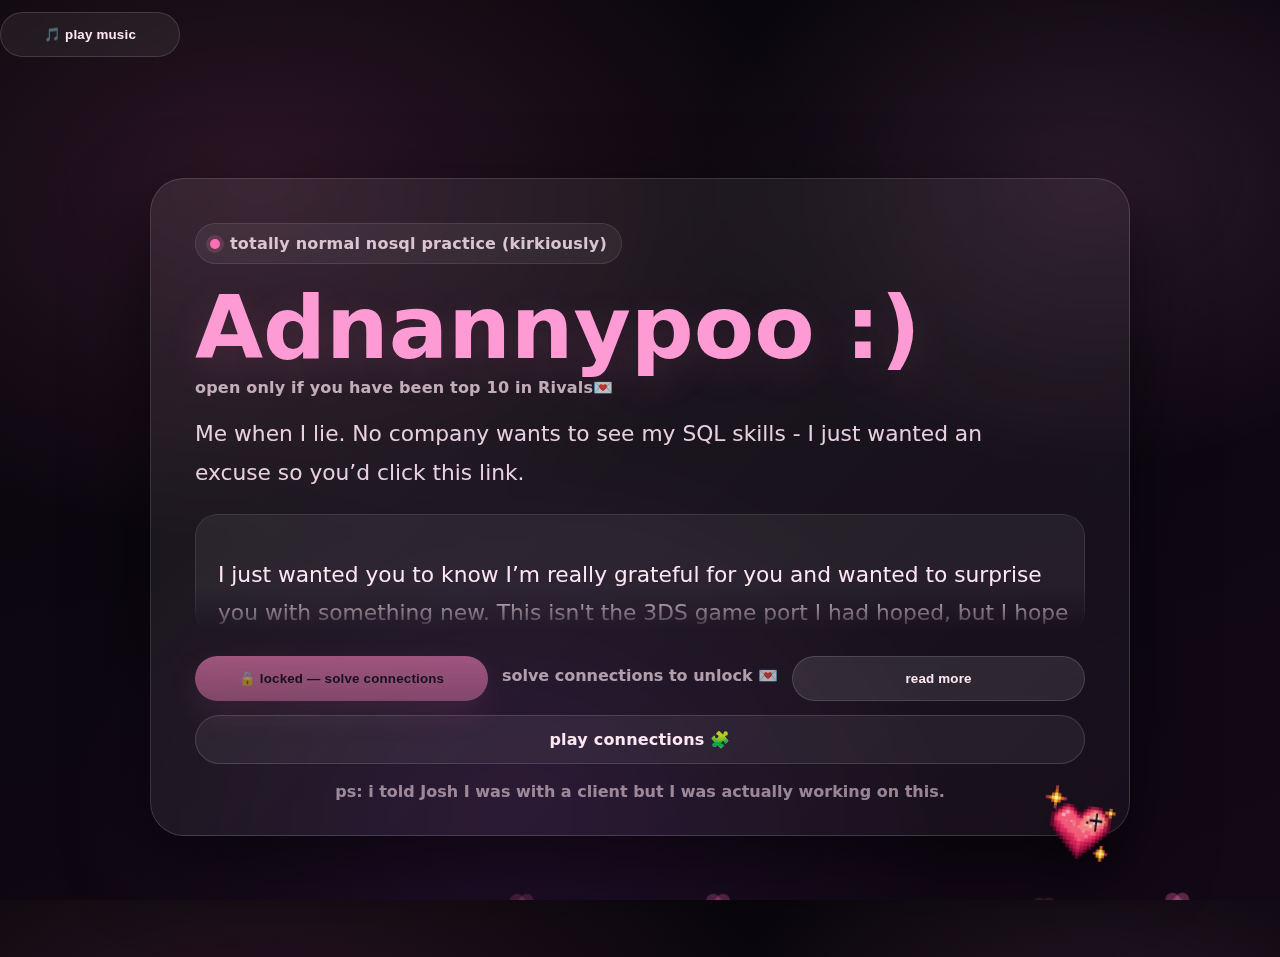
<file: index.html>
<!doctype html>
<html lang="en">
<head>
  <meta charset="utf-8" />
  <meta name="viewport" content="width=device-width, initial-scale=1" />
  <title>totally normal nosql portfolio</title>

  <link rel="stylesheet" href="./style.css?v=7" />
  <script src="./script.js?v=7" defer></script>
</head>

<body>
  <!-- animated hearts background -->
  <div class="hearts" id="hearts" aria-hidden="true"></div>

  <audio id="bgm" src="assets/bg.mp3" loop></audio>

<button class="btn ghost" id="musicBtn" type="button" style="max-width:240px;margin-top:12px;">
  🎵 play music
</button>


  <main class="wrap">
    <section class="card" aria-label="love note">
   

      <div class="pill">
        <span class="dot"></span>
        totally normal nosql practice (kirkiously)
      </div>

      <h1 class="title">Adnannypoo :)</h1>
      <div class="subtitle">open only if you have been top 10 in Rivals💌</div>

      <p class="lede">
        Me when I lie. No company wants to see my SQL skills - I just wanted an excuse so you’d click this link.
      </p>

      <!-- long note -->
      <div class="note-box long-note collapsed" id="note">
        <p>
          I just wanted you to know I’m really grateful for you and wanted to surprise you with something new.
          This isn't the 3DS game port I had hoped, but I hope this still reminds you how much I love you.
          You make me feel safe, seen, and loved in a way I have never been before. I’m proud of us for making
          it this far and can’t wait for our promising future. I love you so so soooo much!!! Lets play Overwatch later. You're the best duo ever. Try solving the connections!
        </p>
      </div>

      <div class="btn-row">
      <button class="btn primary locked" id="clickMore" type="button" disabled>
  🔒 locked — solve connections
        </button>
        <div class="lock-hint" id="lockHint">solve connections to unlock 💌</div>
        <button class="btn ghost" id="toggleNote" type="button">read more</button>
        <a class="btn ghost" href="./connections.html">play connections 🧩</a>
      </div>

      <footer class="ps">ps: i told Josh I was with a client but I was actually working on this.</footer>

      <!-- second sprite, pinned bottom-right -->
      <img class="sticker sticker-right" src="./assets/memory sprite.png" alt="" />
    </section>
  </main>
</body>
</html>
</file>
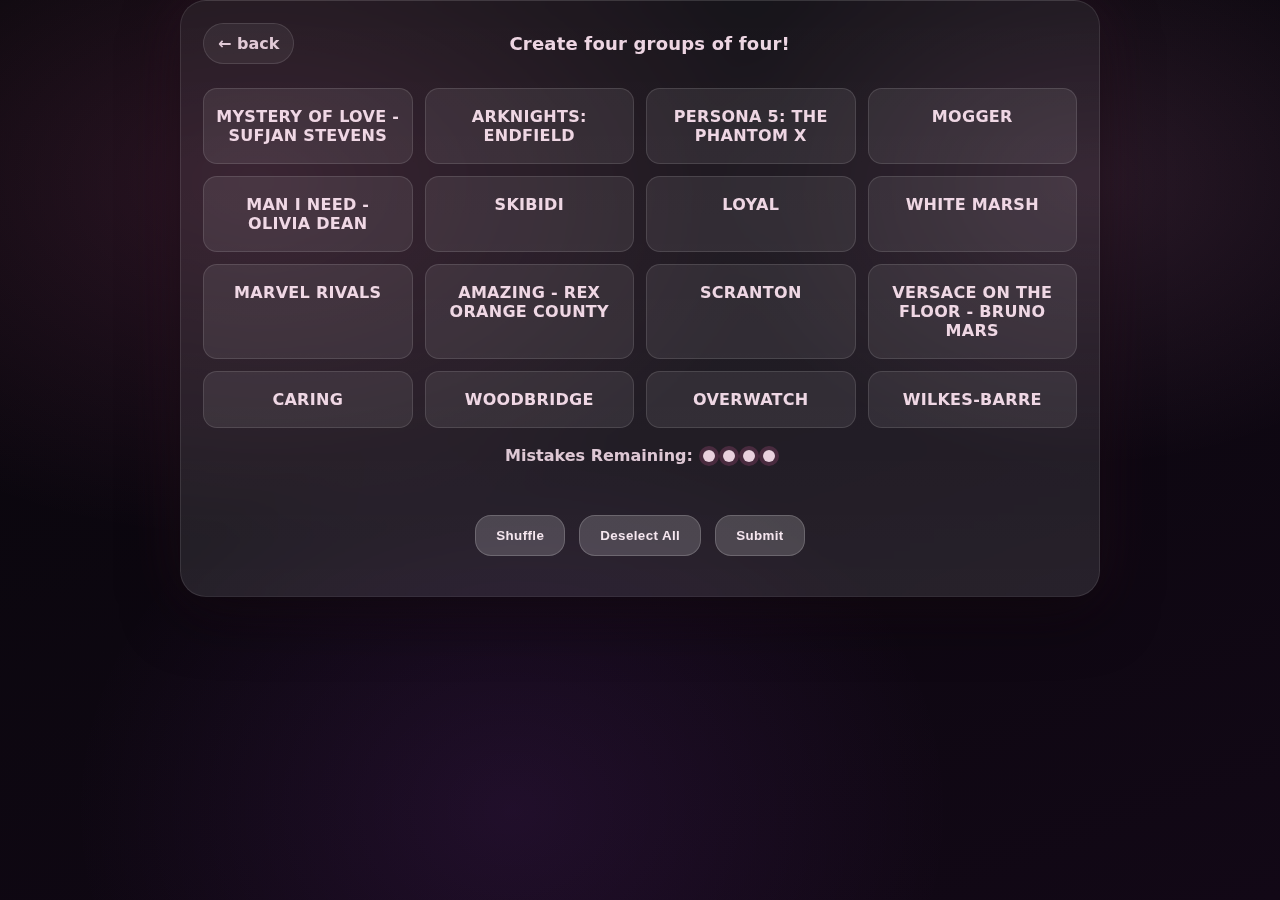
<file: connections.html>
<!DOCTYPE html>
<html lang="en">
<head>
  <meta charset="utf-8" />
  <meta name="viewport" content="width=device-width, initial-scale=1" />
  <title>connections</title>

  <!-- use your existing cute style file -->
  <link rel="stylesheet" href="./style.css" />

  <!-- NYT-like layout CSS (keeps your animation + card look) -->
  <style>
    /* page layout */
    .nyt-wrap{ width:min(920px, 100%); margin:0 auto; position:relative; z-index:2; }
    .nyt-card{
      background: linear-gradient(180deg, var(--card), var(--card2));
      border: 1px solid rgba(255,255,255,0.10);
      border-radius: 26px;
      padding: 22px;
      box-shadow: 0 18px 55px rgba(0,0,0,0.55), 0 0 60px rgba(255,111,182,0.10);
      backdrop-filter: blur(10px);
    }
    .nyt-top{
      display:flex; align-items:center; justify-content:space-between; gap:12px;
      margin-bottom: 12px;
    }
    .nyt-title{
      font-weight: 900;
      color: rgba(255,230,243,0.92);
      text-align:center;
      flex:1;
      font-size: 18px;
    }
    .nyt-back{
      color: rgba(255,230,243,0.85);
      text-decoration:none;
      font-weight:800;
      border: 1px solid rgba(255,255,255,0.12);
      background: rgba(255,255,255,0.06);
      padding: 10px 14px;
      border-radius: 999px;
    }
    .nyt-back:hover{ transform: translateY(-1px); }

    /* solved rows */
    .nyt-solved{ display:flex; flex-direction:column; gap:10px; margin: 10px 0 12px; }
    .solved-row{
      border-radius: 14px;
      padding: 14px 14px;
      font-weight: 900;
      display:flex;
      justify-content:space-between;
      gap: 10px;
      flex-wrap:wrap;
      border: 1px solid rgba(255,255,255,0.10);
    }
    .solved-row .items{ font-weight: 800; opacity:.95; }

    /* NYT-ish category colors but “you-coded” */
    .solved-yellow{ background: rgba(247,227,109,0.20); }
    .solved-green{  background: rgba(167,224,123,0.18); }
    .solved-blue{   background: rgba(142,197,255,0.18); }
    .solved-purple{ background: rgba(197,155,255,0.18); }

    /* grid tiles (NYT-ish) */
    .nyt-grid{
      display:grid;
      grid-template-columns: repeat(4, minmax(0, 1fr));
      gap: 12px;
      margin-top: 14px;
    }
    @media (max-width: 720px){
      .nyt-grid{ grid-template-columns: repeat(2, minmax(0, 1fr)); }
    }

    .nyt-tile{
      border-radius: 14px;
      background: rgba(255,255,255,0.08);
      border: 1px solid rgba(255,255,255,0.12);
      padding: 18px 10px;
      text-align:center;
      font-weight: 900;
      letter-spacing: .3px;
      cursor:pointer;
      user-select:none;
      color: rgba(255,230,243,0.92);
      transition: transform .08s ease, background .08s ease, border-color .08s ease;
    }
    .nyt-tile:hover{ transform: translateY(-1px); }
    .nyt-tile.selected{
      background: rgba(255,111,182,0.14);
      border-color: rgba(255,111,182,0.45);
      box-shadow: 0 10px 28px rgba(255,111,182,0.14);
    }

    .nyt-controls{
      display:flex;
      justify-content:center;
      gap: 14px;
      margin-top: 18px;
      flex-wrap:wrap;
    }

    /* mistakes dots */
    .nyt-mistakes{
      display:flex;
      justify-content:center;
      align-items:center;
      gap: 10px;
      margin-top: 18px;
      color: rgba(255,230,243,0.85);
      font-weight:800;
    }
    .nyt-dots{ display:inline-flex; gap: 8px; align-items:center; }
    .dot{
      width: 12px; height: 12px; border-radius: 50%;
      background: rgba(255,230,243,0.9);
    }
    .dot.used{ background: rgba(255,230,243,0.25); }

    .nyt-msg{
      text-align:center;
      margin-top: 10px;
      min-height: 22px;
      font-weight: 900;
      color: rgba(255,230,243,0.90);
    }

    /* tiny shake animation for wrong submit (cute + NYT-like feedback) */
    @keyframes shake {
      0%,100% { transform: translateX(0); }
      25% { transform: translateX(-6px); }
      50% { transform: translateX(6px); }
      75% { transform: translateX(-4px); }
    }
    .shake { animation: shake .2s ease-in-out 2; }
  </style>
</head>

<body>
  <div class="hearts" id="hearts"></div>
  <audio id="bgm" src="./assets/bg.mp3" loop preload="auto"></audio>

  <div class="nyt-wrap">
    <div class="nyt-card">
      <div class="nyt-top">
        <a class="nyt-back" href="./index.html">← back</a>
        <div class="nyt-title">Create four groups of four!</div>
        <div style="width:72px;"></div>
      </div>

      <div id="nytSolved" class="nyt-solved"></div>
      <div id="nytGrid" class="nyt-grid"></div>

      <div class="nyt-mistakes">
        <span>Mistakes Remaining:</span>
        <span id="nytDots" class="nyt-dots"></span>
      </div>

      <div id="nytMsg" class="nyt-msg"></div>

      <div class="nyt-controls">
        <button class="ghost" id="nytShuffle">Shuffle</button>
        <button class="ghost" id="nytDeselect">Deselect All</button>
        <button id="nytSubmit">Submit</button>
      </div>
    </div>
  </div>



  <!-- THIS LINE IS WHAT MAKES THE GAME APPEAR
  -->
  <script src="./connections.js"></script>
</body>
</file>
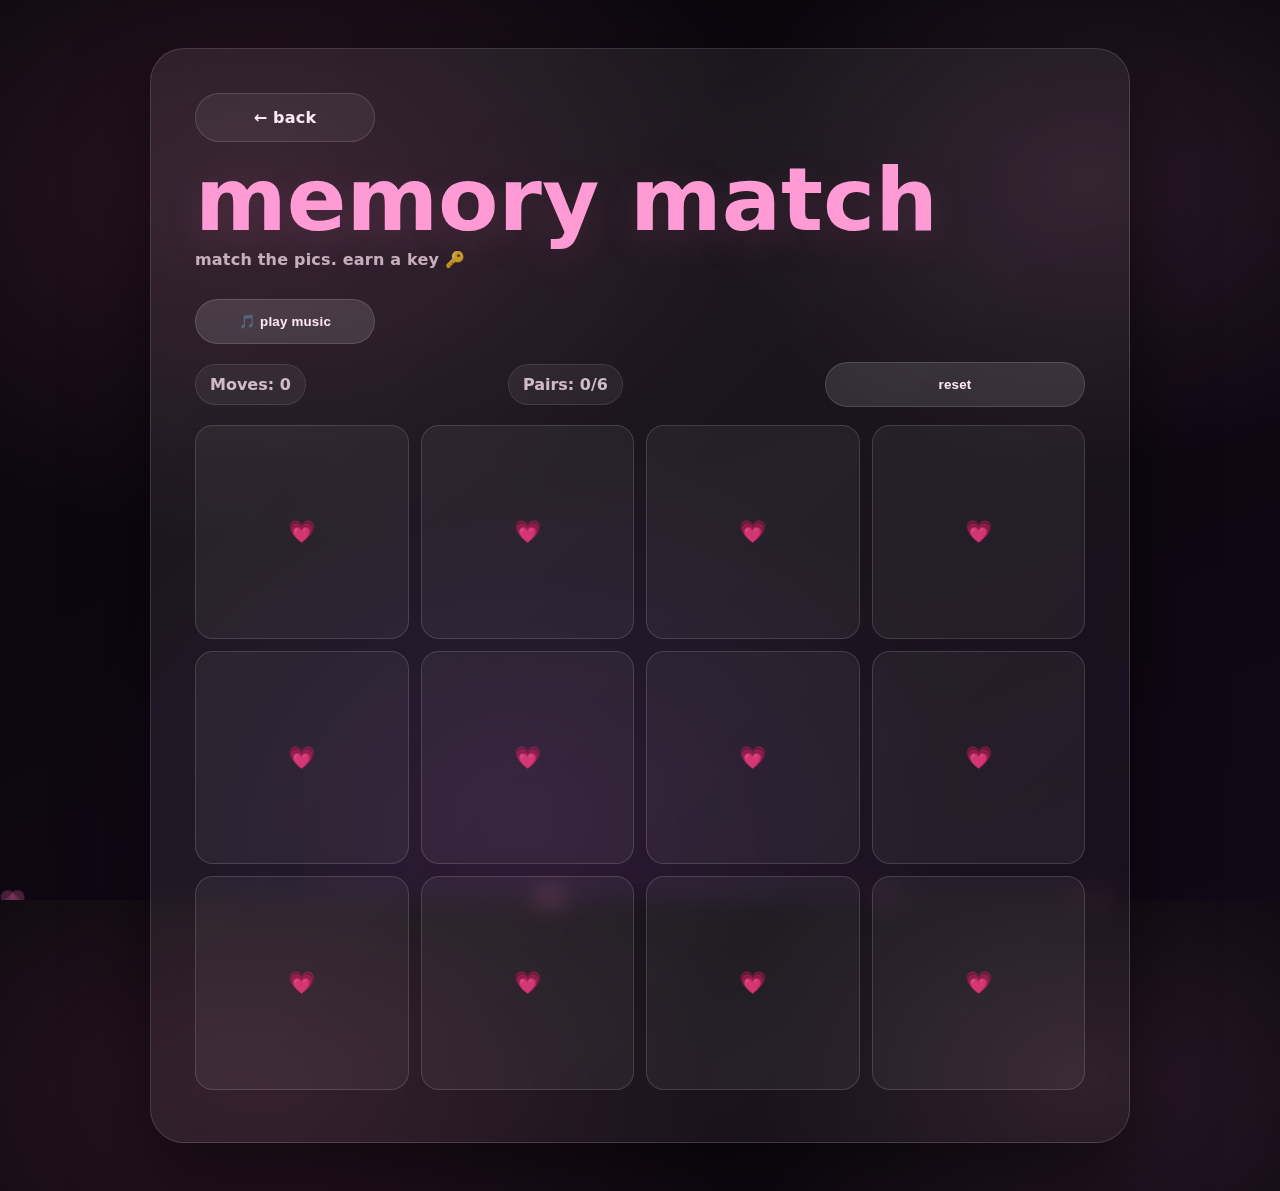
<file: memory.html>
<!doctype html>
<html lang="en">
<head>
  <meta charset="utf-8"/>
  <meta name="viewport" content="width=device-width,initial-scale=1"/>
  <title>memory match</title>

  <link rel="stylesheet" href="./style.css?v=999"/>
  <script src="./script.js?v=999" defer></script>
  <script src="./memory.js?v=999" defer></script>

  <style>
    .game-top{display:flex;justify-content:space-between;align-items:center;gap:12px;flex-wrap:wrap;margin-top:18px;}
    .pill2{padding:10px 14px;border-radius:999px;background:rgba(255,255,255,0.06);border:1px solid rgba(255,255,255,0.10);font-weight:800;color:rgba(255,230,243,0.78);}
    .grid{display:grid;grid-template-columns:repeat(4,minmax(0,1fr));gap:12px;margin-top:18px;}
    .mcard{
      position:relative; aspect-ratio:1/1; border-radius:18px;
      border:1px solid rgba(255,255,255,0.14); background:rgba(255,255,255,0.05);
      overflow:hidden; cursor:pointer; user-select:none;
    }
    .front,.back{position:absolute;inset:0;display:grid;place-items:center;backface-visibility:hidden;transition:transform .22s ease;}
    .front{transform:rotateY(0deg);font-weight:950;font-size:22px;color:rgba(255,230,243,0.9);}
    .back{transform:rotateY(180deg);background-size:cover;background-position:center;}
    .mcard.flipped .front{transform:rotateY(180deg);}
    .mcard.flipped .back{transform:rotateY(360deg);}
    .mcard.matched{outline:2px solid rgba(255,111,182,0.55); box-shadow:0 12px 35px rgba(255,111,182,0.15); cursor:default;}
    @media (max-width:700px){ .grid{grid-template-columns:repeat(3,minmax(0,1fr));} }
  </style>
</head>

<body>
  <div class="hearts" id="hearts" aria-hidden="true"></div>

  <main class="wrap">
    <section class="card">
      <a class="btn ghost" href="./index.html" style="max-width:260px;">← back</a>

      <h1 class="title" style="margin-top:14px;">memory match</h1>
      <div class="subtitle">match the pics. earn a key 🔑</div>

      <audio id="bgm" src="./assets/bg.mp3" loop preload="auto"></audio>
      <button class="btn ghost" id="musicBtn" type="button" style="max-width:260px;margin:12px auto 0;">
        🎵 play music
      </button>

      <div class="game-top">
        <div class="pill2" id="moves">Moves: 0</div>
        <div class="pill2" id="pairs">Pairs: 0/6</div>
        <button class="btn ghost" id="resetMem" type="button" style="max-width:260px;">reset</button>
      </div>

      <div class="grid" id="memGrid"></div>
      <div class="ps" id="memMsg"></div>
    </section>
  </main>
</body>
</html>
</file>
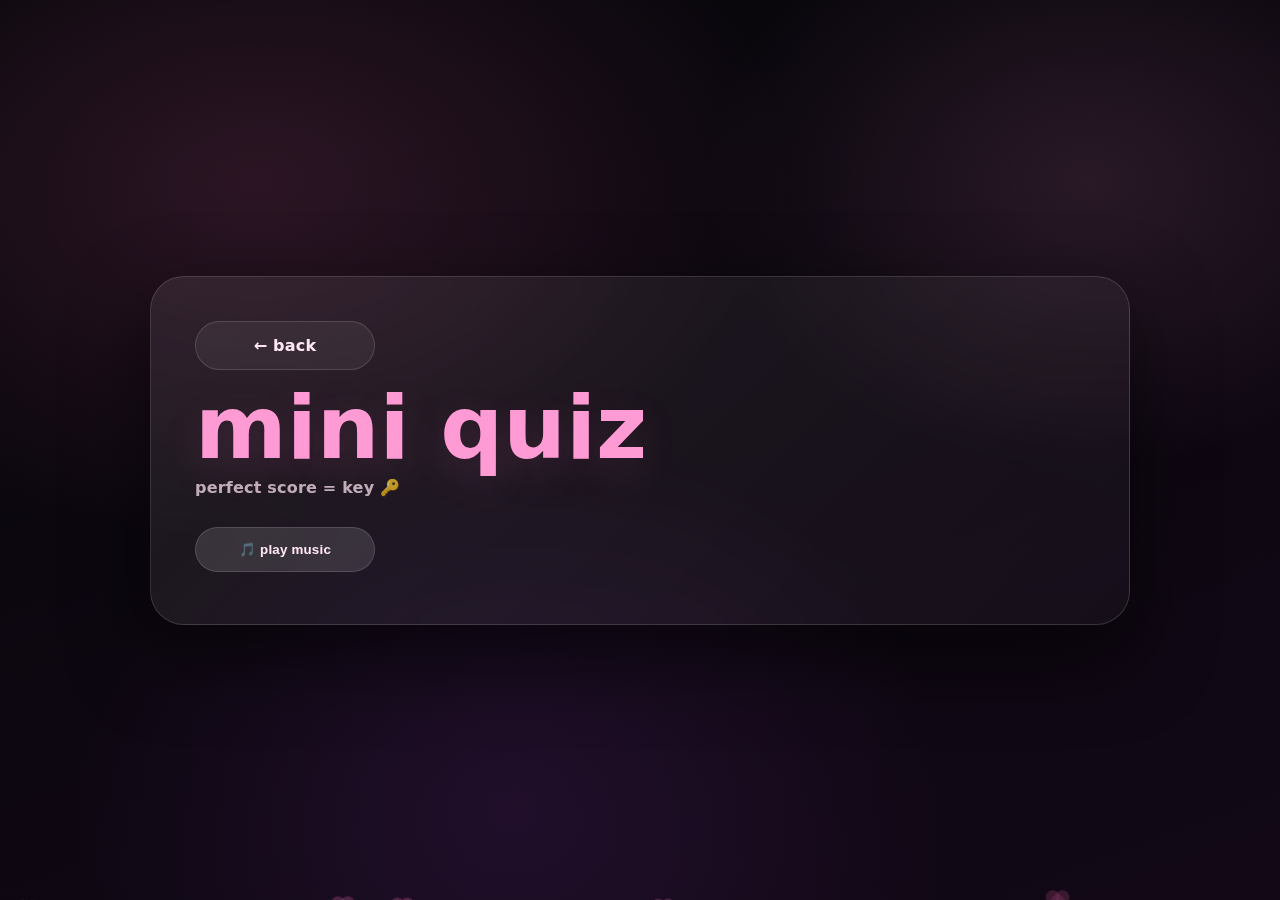
<file: quiz.html>
<!doctype html>
<html lang="en">
<head>
  <meta charset="utf-8"/>
  <meta name="viewport" content="width=device-width,initial-scale=1"/>
  <title>mini quiz</title>

  <link rel="stylesheet" href="./style.css?v=999"/>
  <script src="./script.js?v=999" defer></script>
  <script src="./quiz.js?v=999" defer></script>

  <style>
    .q{margin-top:18px;text-align:left;}
    .q h3{margin:0 0 10px;font-size:20px;color:rgba(255,230,243,0.95);}
    .choices{display:grid;gap:10px;}
    .choice{width:100%;}
    .status{margin-top:16px;font-weight:900;color:rgba(255,230,243,0.8);text-align:center;}
  </style>
</head>

<body>
  <div class="hearts" id="hearts" aria-hidden="true"></div>

  <main class="wrap">
    <section class="card">
      <a class="btn ghost" href="./index.html" style="max-width:260px;">← back</a>

      <h1 class="title" style="margin-top:14px;">mini quiz</h1>
      <div class="subtitle">perfect score = key 🔑</div>

      <audio id="bgm" src="./assets/bg.mp3" loop preload="auto"></audio>
      <button class="btn ghost" id="musicBtn" type="button" style="max-width:260px;margin:12px auto 0;">
        🎵 play music
      </button>

      <div class="q" id="quizBox"></div>
      <div class="status" id="quizMsg"></div>
    </section>
  </main>
</body>
</html>
</file>
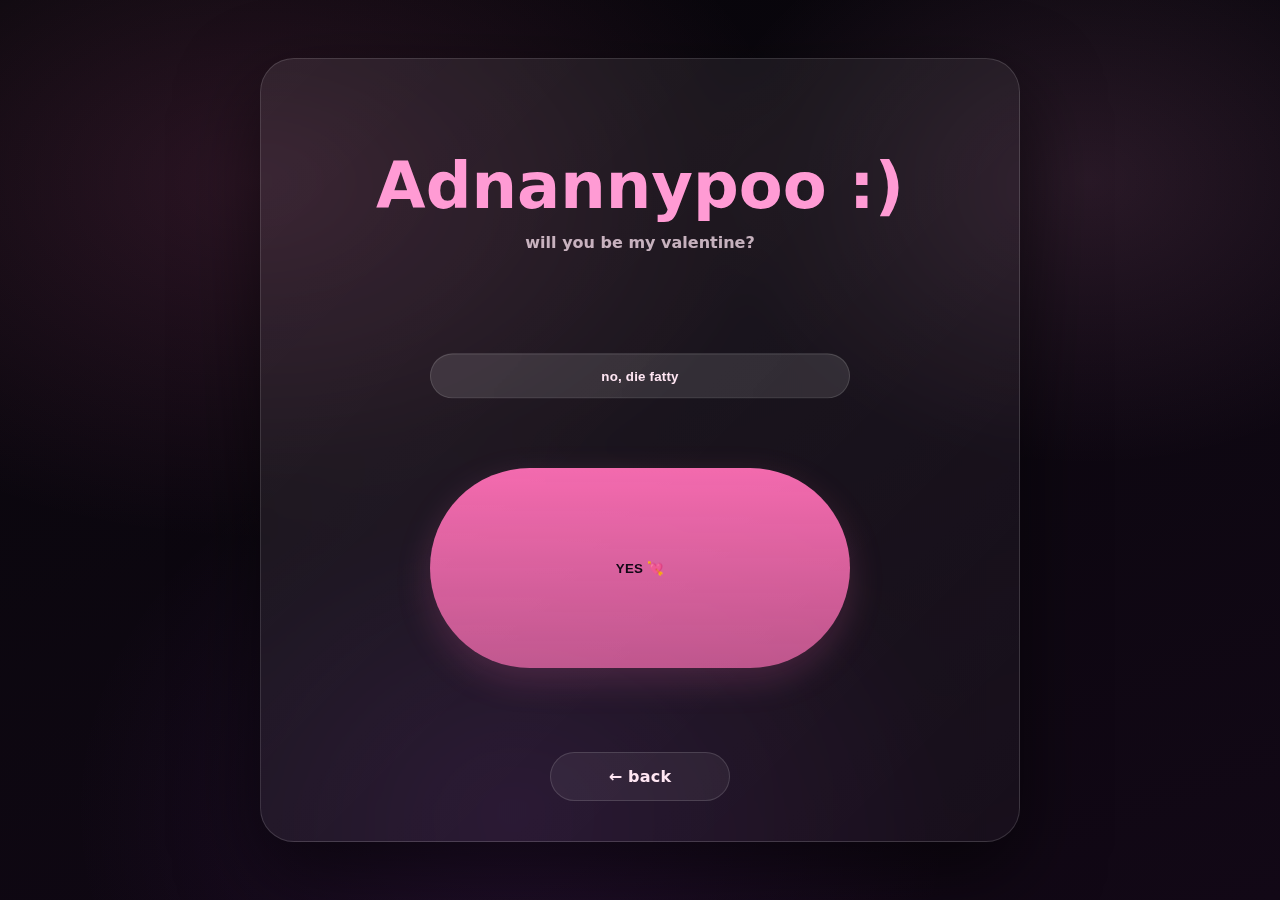
<file: valentine.html>
<!DOCTYPE html>
<html lang="en">
<head>
<meta charset="UTF-8" />
<meta name="viewport" content="width=device-width, initial-scale=1.0" />
<title>Adnannypoo :)</title>
<link rel="stylesheet" href="style.css" />

<style>
.val-wrap{
  min-height:100vh;
  display:grid;
  place-items:center;
  padding:48px 18px;
}

.val-card{
  width:min(760px,92vw);
  padding:48px 32px 40px;
  border-radius:34px;
  background: linear-gradient(135deg, rgba(255,255,255,0.08), rgba(255,255,255,0.03));
  border:1px solid rgba(255,255,255,0.14);
  box-shadow:0 30px 80px rgba(0,0,0,0.55);
  backdrop-filter:blur(12px);
  text-align:center;
}

.val-title{
  font-size: clamp(38px, 6vw, 64px);
  color: var(--pink2);
  margin-bottom:10px;
}

.val-sub{
  color: rgba(255,230,243,0.75);
  font-weight:800;
  margin-bottom:26px;
}

.btnStack{
  position: relative;
  margin: 30px auto 0;
  width: min(520px, 100%);
  display:flex;
  flex-direction:column;
  gap: 16px;
  align-items:center;
}

/* NO playground */
#arena{
  position: relative;
  width: 100%;
  height: 170px;
}

#noBtn{
  position: absolute;
  left: 50%;
  top: 55%;
  transform: translate(-50%, -50%);
  width: 100%;
  max-width: 420px;
  transition: left .12s ease, top .12s ease;
}

#yesBtn{
  width: 100%;
  max-width: 420px;
}

.result{
  margin-top:26px;
  font-weight:900;
  font-size: clamp(18px,2.5vw,22px);
  color: var(--pink2);
  min-height:30px;
}
</style>
</head>

<body>

<div class="wrap">
  <div class="val-card">
    <h1 class="val-title">Adnannypoo :)</h1>
    <div class="val-sub">will you be my valentine?</div>

    <div class="btnStack">
      <div id="arena">
        <button class="btn ghost" id="noBtn" type="button">
          no, die fatty 
        </button>
      </div>

      <button class="btn primary" id="yesBtn" type="button">
        YES 💘
      </button>
    </div>

    <div class="result" id="result"></div>

    <div style="margin-top:28px;">
      <a href="index.html" class="btn ghost">← back</a>
    </div>
  </div>
</div>

<script>
const noBtn = document.getElementById("noBtn");
const yesBtn = document.getElementById("yesBtn");
const arena = document.getElementById("arena");
const result = document.getElementById("result");

function moveNo(){
  const pad = 10;

  const arenaRect = arena.getBoundingClientRect();
  const btnW = noBtn.offsetWidth;
  const btnH = noBtn.offsetHeight;

  const maxX = arenaRect.width - btnW - pad;
  const maxY = arenaRect.height - btnH - pad;

  const x = pad + Math.random() * Math.max(0, maxX);
  const y = pad + Math.random() * Math.max(0, maxY);

  noBtn.style.left = x + "px";
  noBtn.style.top  = y + "px";
  noBtn.style.transform = "none";
}

noBtn.addEventListener("mouseenter", moveNo);
noBtn.addEventListener("click", moveNo);

yesBtn.addEventListener("click", () => {
  result.textContent = "YAYYY 💗 I can’t wait to spend our first Valentine’s Day together.";
  yesBtn.textContent = "you’re stuck with me by the glue forever 😌";
  noBtn.style.display = "none";
});
</script>

</body>
</html>
</file>
<file: style.css>
:root{
  --bg1:#07060a;
  --bg2:#120816;

  --pink:#ff6fb6;
  --pink2:#ff9bd4;

  --text:#ffe6f3;
  --muted:rgba(255,230,243,0.72);

  --card:rgba(255,255,255,0.06);
  --card2:rgba(255,255,255,0.10);
  --border:rgba(255,255,255,0.14);
  --shadow: 0 30px 80px rgba(0,0,0,0.55);
}

*{ box-sizing:border-box; }
html,body{ height:100%; }
body{
  margin:0;
  font-family: ui-sans-serif, system-ui, -apple-system, Segoe UI, Roboto, Arial, sans-serif;
  color:var(--text);
  background:
    radial-gradient(900px 600px at 20% 20%, rgba(255,111,182,0.14), transparent 60%),
    radial-gradient(700px 520px at 85% 20%, rgba(255,155,212,0.12), transparent 55%),
    radial-gradient(800px 700px at 40% 90%, rgba(190,80,255,0.10), transparent 55%),
    linear-gradient(160deg, var(--bg1), var(--bg2));
  overflow-x:hidden;
}

/* layout */
.wrap{
  min-height:100vh;
  display:grid;
  place-items:center;
  padding:48px 18px;
}

.card{
  position:relative; /* IMPORTANT for stickers */
  width:min(980px, 92vw);
  padding:44px 44px 34px;
  border-radius:34px;
  background: linear-gradient(135deg, rgba(255,255,255,0.08), rgba(255,255,255,0.03));
  border: 1px solid var(--border);
  box-shadow: var(--shadow);
  backdrop-filter: blur(12px);
  overflow: visible;
}

/* top pill */
.pill{
  display:inline-flex;
  align-items:center;
  gap:10px;
  padding:10px 14px;
  border-radius:999px;
  background: rgba(255,255,255,0.06);
  border:1px solid rgba(255,255,255,0.10);
  color: rgba(255,230,243,0.82);
  font-weight:700;
  letter-spacing:0.2px;
}
.dot{
  width:10px;
  height:10px;
  border-radius:999px;
  background: var(--pink);
  box-shadow: 0 0 0 4px rgba(255,111,182,0.18);
}

/* typography */
.title{
  margin:20px 0 6px;
  font-size: clamp(44px, 7vw, 88px);
  line-height:1;
  color: var(--pink2);
  text-shadow: 0 12px 40px rgba(255,111,182,0.14);
}
.subtitle{
  margin:0 0 18px;
  color: rgba(255,230,243,0.72);
  font-weight:800;
  letter-spacing:0.2px;
}

.lede, .note-box p{
  max-width: 62ch;
  line-height:1.75;
  font-size: clamp(16px, 1.7vw, 22px);
}

.lede{
  margin: 8px 0 22px;
  color: rgba(255,230,243,0.90);
}

/* note box */
.note-box{
  padding:20px 22px;
  border-radius:22px;
  background: rgba(255,255,255,0.06);
  border:1px solid rgba(255,255,255,0.10);
}

.long-note{
  max-height: 220px;
  overflow-y: auto;
  padding-right: 8px;
}

/* collapsible */
.long-note.collapsed{
  max-height: 120px;
  overflow: hidden;
  -webkit-mask-image: linear-gradient(to bottom, #000 60%, transparent);
  mask-image: linear-gradient(to bottom, #000 60%, transparent);
}

/* buttons */
.btn-row{
  display:flex;
  gap:14px;
  flex-wrap:wrap;
  margin-top:22px;
}

.btn{
  border-radius:999px;
  padding:14px 18px;
  border:1px solid rgba(255,255,255,0.14);
  background: rgba(255,255,255,0.06);
  color: var(--text);
  font-weight:800;
  letter-spacing:0.2px;
  cursor:pointer;
  text-decoration:none;
  display:inline-flex;
  align-items:center;
  justify-content:center;
  gap:10px;

  flex:1 1 200px;
  min-width: 180px;
}

.btn.primary{
  background: linear-gradient(180deg, rgba(255,111,182,0.95), rgba(255,111,182,0.70));
  border-color: rgba(255,111,182,0.45);
  color: #120816;
  box-shadow: 0 12px 35px rgba(255,111,182,0.18);
}

.btn.primary.is-glow{
  animation: pop 0.35s ease-out;
  box-shadow: 0 18px 60px rgba(255,111,182,0.30);
}

.btn.ghost:hover{
  border-color: rgba(255,255,255,0.26);
  transform: translateY(-1px);
}

@keyframes pop{
  0%{ transform: scale(0.98); }
  60%{ transform: scale(1.02); }
  100%{ transform: scale(1.0); }
}

.ps{
  margin-top:18px;
  color: rgba(255,230,243,0.55);
  text-align:center;
  font-weight:700;
}

/* stickers */
.sticker{
  position:absolute;
  height:auto;
  pointer-events:none;
  user-select:none;
  filter: drop-shadow(0 12px 25px rgba(0,0,0,0.45));
  opacity:0.95;
}

.sticker-left{
  width: 120px;
  top: -55px;
  left: 22px;
  transform: rotate(-6deg);
}

.sticker-right{
  width: 150px;
  bottom: -70px;
  right: -24px;
  transform: rotate(7deg);
  animation: floaty 3.2s ease-in-out infinite;
}

@keyframes floaty{
  0%,100%{ transform: translateY(0) rotate(7deg); }
  50%{ transform: translateY(-10px) rotate(7deg); }
}

/* hearts background */
.hearts{
  position:fixed;
  inset:0;
  pointer-events:none;
  overflow:hidden;
  z-index:0;
}

/* card above hearts */
.wrap, .card{
  position:relative;
  z-index:1;
}

/* individual hearts */
.heart{
  position:absolute;
  width:14px;
  height:14px;
  background: rgba(255,111,182,0.45);
  transform: rotate(45deg);
  border-radius: 3px;
  filter: blur(0.2px);
  animation: drift linear forwards;
}
.heart:before, .heart:after{
  content:"";
  position:absolute;
  width:14px;
  height:14px;
  background: rgba(255,111,182,0.45);
  border-radius:50%;
}
.heart:before{ left:-7px; top:0; }
.heart:after{ left:0; top:-7px; }

@keyframes drift{
  from{ transform: translateY(20px) rotate(45deg); opacity:0; }
  10%{ opacity: 0.85; }
  to{ transform: translateY(-120vh) rotate(45deg); opacity:0; }
}

/* mobile */
@media (max-width:700px){
  .card{ padding: 34px 22px 26px; border-radius: 28px; }
  .sticker-left{ width: 95px; top:-40px; left: 14px; }
  .sticker-right{ width: 115px; bottom:-52px; right: -10px; }
  .btn{ min-width: 150px; }
}

/* ===== NYT-like connections styling ===== */
.nyt-card .nyt-top{
  display:flex;
  align-items:center;
  justify-content:space-between;
  gap:12px;
  margin-bottom: 10px;
}

.nyt-title{
  font-weight:900;
  letter-spacing:0.2px;
  color: rgba(255,230,243,0.92);
  font-size: clamp(18px, 2.2vw, 24px);
  text-align:center;
  flex:1;
}

.nyt-sub{
  color: rgba(255,230,243,0.65);
  margin-bottom: 18px;
  font-weight:700;
}

.nyt-controls{
  display:flex;
  gap:12px;
  flex-wrap:wrap;
  margin-bottom: 18px;
}

.nyt-grid{
  display:grid;
  grid-template-columns: repeat(4, minmax(0, 1fr));
  gap: 12px;
}

.tile{
  padding: 16px 12px;
  border-radius: 16px;
  border: 1px solid rgba(255,255,255,0.14);
  background: rgba(255,255,255,0.05);
  color: rgba(255,230,243,0.92);
  font-weight: 900;
  letter-spacing: 0.7px;
  text-transform: uppercase;
  cursor:pointer;
  transition: transform .08s ease, border-color .15s ease, background .15s ease;
  min-height: 58px;

  /* IMPORTANT: prevent long text from bleeding */
  white-space: nowrap;
  overflow: hidden;
  text-overflow: ellipsis;
}

.tile:hover{
  transform: translateY(-1px);
  border-color: rgba(255,255,255,0.25);
}

.tile.selected{
  background: rgba(255,111,182,0.16);
  border-color: rgba(255,111,182,0.45);
}

.nyt-solved{
  display:flex;
  flex-direction:column;
  gap: 10px;
  margin-bottom: 14px;
}

.solved-row{
  padding: 14px 14px;
  border-radius: 16px;
  border: 1px solid rgba(255,255,255,0.12);
  background: rgba(255,255,255,0.06);
}

.solved-name{
  font-weight: 950;
  text-transform: uppercase;
  letter-spacing: 0.7px;
  margin-bottom: 6px;
}

.solved-items{
  color: rgba(255,230,243,0.75);
  font-weight: 700;
}

.solved-yellow{ background: rgba(255,225,120,0.10); border-color: rgba(255,225,120,0.25); }
.solved-green{  background: rgba(140,255,180,0.10); border-color: rgba(140,255,180,0.25); }
.solved-blue{   background: rgba(120,190,255,0.10); border-color: rgba(120,190,255,0.25); }
.solved-purple{ background: rgba(200,140,255,0.10); border-color: rgba(200,140,255,0.25); }

.nyt-footer{
  margin-top: 14px;
  text-align:center;
}

.nyt-msg{
  color: rgba(255,230,243,0.72);
  font-weight: 900;
}

@keyframes shake {
  0%,100% { transform: translateX(0); }
  25% { transform: translateX(-6px); }
  50% { transform: translateX(6px); }
  75% { transform: translateX(-4px); }
}
.shake { animation: shake .2s ease-in-out 2; }

@media (max-width: 700px){
  .nyt-grid{ grid-template-columns: repeat(2, minmax(0, 1fr)); }
}

/* Make ALL buttons match your site vibe */
/* Force all buttons to match site aesthetic */
button {
  appearance: none;
  border: 1px solid rgba(255,255,255,0.18);
  background: rgba(255,255,255,0.08);
  color: #f5e6ef;
  border-radius: 16px;
  padding: 12px 20px;
  font-weight: 700;
  letter-spacing: 0.4px;
  cursor: pointer;
  backdrop-filter: blur(10px);
  transition: all .15s ease;
}

button:hover {
  transform: translateY(-2px);
  background: rgba(255,255,255,0.14);
  border-color: rgba(255,255,255,0.3);
}

button:active {
  transform: translateY(0px);
}

/* Make submit pink */
#submitBtn,
#submit,
button.primary {
  background: linear-gradient(180deg, #ff7ac8, #e056a8);
  border: none;
  color: white;
}


/* optional: make primary button pink */
button.primary {
  background: linear-gradient(180deg, rgba(255, 105, 180, 0.85), rgba(255, 105, 180, 0.65));
  border-color: rgba(255, 105, 180, 0.45);
}

.btn.locked{
  opacity: 0.65;
  cursor: not-allowed;
  filter: grayscale(0.2);
}

.btn.locked:hover{
  transform: none !important;
}

.lock-hint{
  margin-top: 10px;
  color: rgba(255,230,243,0.65);
  font-weight: 700;
}
</file>
